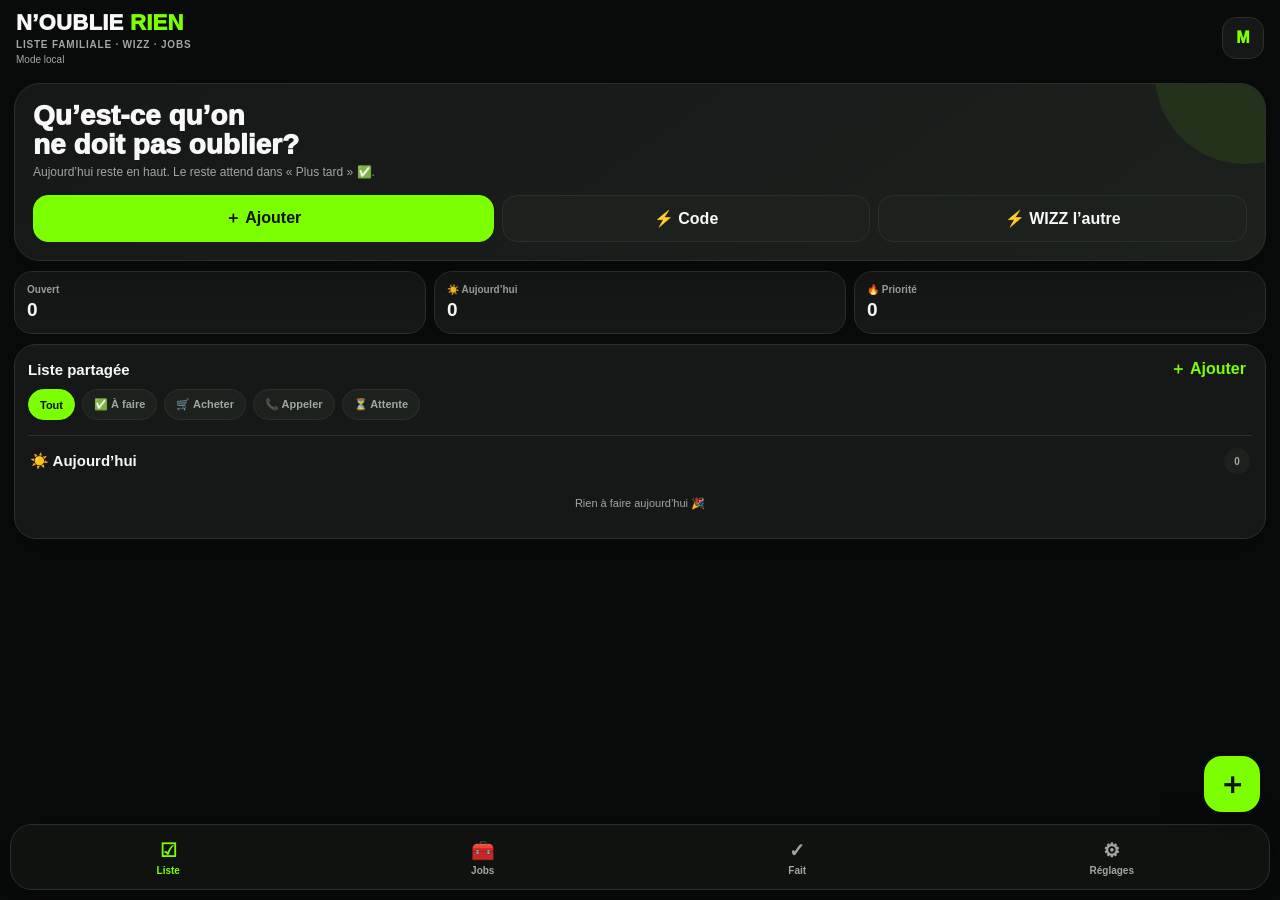
<file: index.html>
<!doctype html>
<html lang="fr">
<head>
  <meta charset="utf-8">
  <meta name="viewport" content="width=device-width,initial-scale=1,viewport-fit=cover">
  <meta name="theme-color" content="#090b0a">
  <meta name="apple-mobile-web-app-capable" content="yes">
  <meta name="apple-mobile-web-app-status-bar-style" content="black-translucent">
  <title>N’OUBLIE RIEN</title>
  <link rel="manifest" href="manifest.webmanifest">
  <link rel="apple-touch-icon" href="icon-192.png">
  <link rel="stylesheet" href="styles.css">
  <script src="https://cdn.onesignal.com/sdks/web/v16/OneSignalSDK.page.js" defer></script>
</head>
<body>
  <div id="app"></div>
  <div id="toast" class="toast hidden"></div>
  <div id="modalBackdrop" class="modalBackdrop hidden"><div id="modal" class="modal"></div></div>
  <script src="app.js"></script>
</body>
</html>
</file>
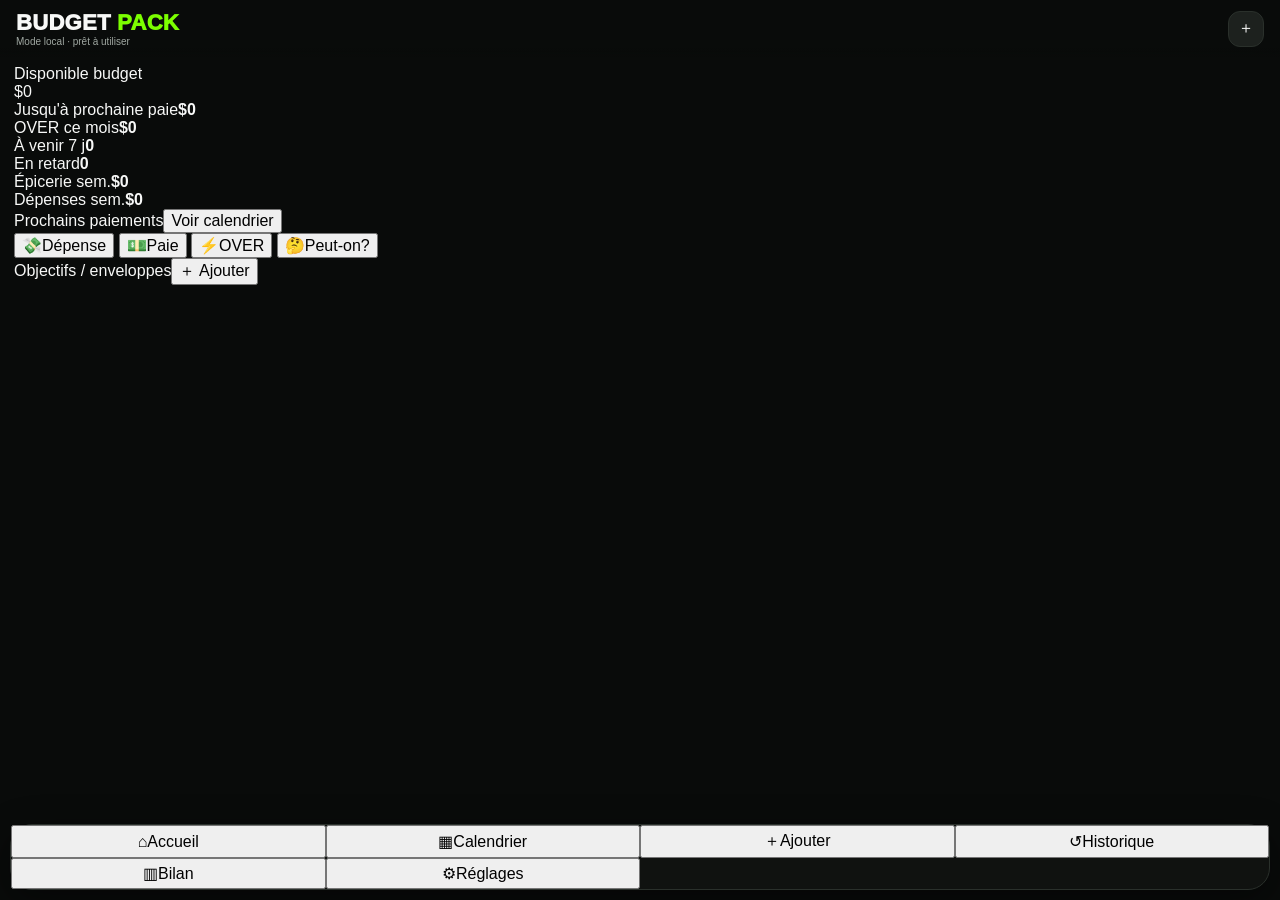
<file:     index.html>
<!doctype html>
<html lang="fr">
<head>
  <meta charset="utf-8">
  <meta name="viewport" content="width=device-width,initial-scale=1,viewport-fit=cover">
  <meta name="theme-color" content="#090b0a">
  <title>BUDGET PACK</title>
  <link rel="manifest" href="manifest.webmanifest">
  <link rel="apple-touch-icon" href="icon-192.png">
  <link rel="stylesheet" href="styles.css">
  <script src="https://cdn.onesignal.com/sdks/web/v16/OneSignalSDK.page.js" defer></script>
</head>
<body>
  <header class="topbar">
    <div>
      <div class="brand">BUDGET <span>PACK</span></div>
      <div id="syncLine" class="tiny">Mode local · prêt à utiliser</div>
    </div>
    <button class="iconBtn" id="quickExpenseBtn" aria-label="Ajouter une dépense">＋</button>
  </header>

  <main>
    <section class="page active" id="homePage">
      <div id="overdraftCard"></div>
      <div class="heroCard">
        <div class="muted">Disponible budget</div>
        <div class="heroAmount" id="budgetBalance">$0</div>
        <div class="heroGrid">
          <div><span>Jusqu'à prochaine paie</span><strong id="availableUntilPay">$0</strong></div>
          <div><span>OVER ce mois</span><strong id="overThisMonth">$0</strong></div>
        </div>
      </div>

      <div class="stats4">
        <div class="miniCard"><span>À venir 7 j</span><strong id="bills7">0</strong></div>
        <div class="miniCard dangerSoft"><span>En retard</span><strong id="lateCount">0</strong></div>
        <div class="miniCard"><span>Épicerie sem.</span><strong id="groceryWeek">$0</strong></div>
        <div class="miniCard"><span>Dépenses sem.</span><strong id="spendWeek">$0</strong></div>
      </div>

      <div class="sectionTitle"><span>Prochains paiements</span><button class="linkBtn" data-go="calendarPage">Voir calendrier</button></div>
      <div id="homeBills" class="stack"></div>

      <div class="actionGrid">
        <button class="actionBtn primary" data-add="expense">💸<span>Dépense</span></button>
        <button class="actionBtn" data-add="income">💵<span>Paie</span></button>
        <button class="actionBtn" data-add="over">⚡<span>OVER</span></button>
        <button class="actionBtn" id="affordBtn">🤔<span>Peut-on?</span></button>
      </div>
      <div class="sectionTitle"><span>Objectifs / enveloppes</span><button class="linkBtn" data-add="goal">＋ Ajouter</button></div>
      <div id="homeGoals" class="stack"></div>
    </section>

    <section class="page" id="calendarPage">
      <div class="sectionTitle"><span>Calendrier</span><button class="smallBtn" id="addBillBtn">＋ Facture</button></div>
      <div class="segmented" id="calendarRange">
        <button class="active" data-days="14">14 jours</button>
        <button data-days="31">31 jours</button>
        <button data-days="62">2 mois</button>
      </div>
      <div id="calendarList" class="timeline"></div>
    </section>

    <section class="page" id="addPage">
      <div class="sectionTitle"><span>Ajouter</span></div>
      <div class="bigAddList">
        <button data-add="expense">💸 Ajouter une dépense <b>→</b></button>
        <button data-add="income">💵 Ajouter une paie <b>→</b></button>
        <button data-add="over">⚡ Ajouter de l'OVER <b>→</b></button>
        <button data-add="bill">🧾 Ajouter une facture <b>→</b></button>
        <button data-add="goal">🎯 Ajouter un objectif <b>→</b></button>
      </div>
      <div class="card">
        <h3>Dépenses rapides</h3>
        <div id="quickMerchants" class="chips"></div>
      </div>
    </section>

    <section class="page" id="historyPage">
      <div class="sectionTitle"><span>Historique</span></div>
      <div class="segmented" id="historyFilter">
        <button class="active" data-filter="all">Tout</button>
        <button data-filter="expense">Dépenses</button>
        <button data-filter="income">Paies</button>
        <button data-filter="bill">Factures</button>
      </div>
      <div id="historyList" class="stack"></div>
    </section>

    <section class="page" id="summaryPage">
      <div class="sectionTitle"><span>Bilan mensuel</span></div>
      <div class="monthNav">
        <button id="prevMonth">‹</button><strong id="summaryMonth"></strong><button id="nextMonth">›</button>
      </div>
      <div id="summaryCards" class="summaryGrid"></div>
      <div class="card"><h3>Catégories</h3><div id="categoryBreakdown"></div></div>
      <button class="fullBtn primary" id="shareSummary">🤖 Analyser mon mois avec ChatGPT</button>
      <button class="fullBtn" id="exportBtn">📤 Exporter mes données</button>
    </section>

    <section class="page" id="settingsPage">
      <div class="sectionTitle"><span>Paramètres</span></div>

      <div class="card">
        <h3>Compte budget</h3>
        <label>Solde de départ
  <div style="display:grid;grid-template-columns:1fr 54px;gap:8px;align-items:end">
    <input id="startBalance" inputmode="decimal" type="number" step="0.01">
    <button type="button" class="smallBtn" style="height:44px;margin-top:6px"
      onclick="const i=document.getElementById('startBalance'); i.value=String(-Number(i.value||0)); i.dispatchEvent(new Event('change',{bubbles:true}));">±</button>
  </div>
</label>
        <label>Date du solde<input id="startBalanceDate" type="date"></label>
        <label>Découvert autorisé<input id="overdraftLimit" inputmode="decimal" type="number" step="1"></label>
        <label>Budget épicerie / semaine<input id="groceryBudget" inputmode="decimal" type="number" step="1"></label>
      </div>

      <div class="card">
        <h3>Budgets par catégorie</h3>
        <div id="categoryBudgetList"></div>
        <button id="addCategoryBudgetBtn" class="fullBtn">＋ Ajouter un budget mensuel</button>
      </div>

      <div class="card">
        <h3>Rappels anti-oubli</h3>
        <label class="switchRow"><span>Résumé le dimanche</span><input id="sundayReminder" type="checkbox"></label>
        <label class="switchRow"><span>Rappel la veille</span><input id="dayBeforeReminder" type="checkbox"></label>
        <label class="switchRow"><span>Rappel quotidien si en retard</span><input id="lateReminder" type="checkbox"></label>
        <label>Heure des rappels<input id="reminderHour" type="number" min="0" max="23"></label>
      </div>

      <div class="card">
        <h3>Historique</h3>
        <select id="historyMonths">
          <option value="12">12 mois détaillés</option>
          <option value="24">24 mois détaillés</option>
          <option value="always">Toujours</option>
        </select>
        <p class="muted small">Les mois plus vieux sont archivés en résumé plutôt qu'effacés.</p>
      </div>

      <div class="card">
        <h3>Apparence — personnelle à ce téléphone</h3>
        <div class="themeGrid">
          <button data-theme="beast">🟢 BEAST</button><button data-theme="rose">🌸 Rose</button>
          <button data-theme="violet">💜 Violet</button><button data-theme="blue">🌊 Bleu</button>
          <button data-theme="light">🤍 Clair</button><button data-theme="dark">🌑 Noir</button>
        </div>
        <label>Couleur personnalisée<input id="customAccent" type="color" value="#7CFF00"></label>
      </div>

      <div class="card">
        <h3>Budget partagé iPhone + Samsung</h3>
        <div id="cloudStatus" class="statusBox">Pas encore connecté — l'app fonctionne localement.</div>
        <label>Adresse du serveur gratuit Cloudflare<input id="apiUrl" placeholder="https://budget-pack-api....workers.dev"></label>
        <label>Ton prénom / nom affiché<input id="memberName" placeholder="Francis"></label>
        <div class="twoBtns">
          <button id="createFamilyBtn" class="fullBtn primary">Créer notre budget partagé</button>
          <button id="leaveCloudBtn" class="fullBtn">Déconnecter ce téléphone</button>
        </div>
        <label>Code pour rejoindre<input id="joinCode" maxlength="8" placeholder="ABC123"></label>
        <button id="joinFamilyBtn" class="fullBtn">Rejoindre le budget</button>
      </div>

      <div class="card">
        <h3>Notifications</h3>
        <label>OneSignal App ID<input id="oneSignalAppId" placeholder="xxxxxxxx-xxxx-xxxx-xxxx-xxxxxxxxxxxx"></label>
        <button id="enablePushBtn" class="fullBtn primary">🔔 Activer les notifications</button>
        <p class="muted small">Sur iPhone, l'app doit être ajoutée à l'écran d'accueil pour recevoir le Web Push.</p>
      </div>

      <div class="card">
        <h3>Gestion</h3>
        <button id="seedBtn" class="fullBtn">Remettre les factures de départ</button>
        <button id="importBtn" class="fullBtn">📥 Importer une sauvegarde</button>
        <input id="importFile" type="file" accept="application/json" hidden>
      </div>
    </section>
  </main>

  <nav class="bottomNav">
    <button class="active" data-page="homePage">⌂<span>Accueil</span></button>
    <button data-page="calendarPage">▦<span>Calendrier</span></button>
    <button data-page="addPage" class="navAdd">＋<span>Ajouter</span></button>
    <button data-page="historyPage">↺<span>Historique</span></button>
    <button data-page="summaryPage">▥<span>Bilan</span></button>
    <button data-page="settingsPage">⚙<span>Réglages</span></button>
  </nav>

  <div class="modalBackdrop hidden" id="modalBackdrop">
    <div class="modal" id="modal"></div>
  </div>
  <div id="toast" class="toast hidden"></div>

  <script src="app.js"></script>
</body>
</html>
</file>
<file: styles.css>
:root{
  --bg:#090b0a;--card:#151816;--card2:#1d211e;--text:#f7f8f7;--muted:#9fa7a1;--line:#2a302b;
  --accent:#7CFF00;--accentText:#081000;--danger:#ff6b6b;--warn:#ffcc66;--blue:#5bb8ff;
  --shadow:0 14px 40px rgba(0,0,0,.26)
}
*{box-sizing:border-box}html{background:var(--bg)}body{margin:0;background:var(--bg);color:var(--text);font-family:-apple-system,BlinkMacSystemFont,"Segoe UI",Roboto,Arial,sans-serif;padding-bottom:98px;min-height:100vh}
button,input,textarea,select{font:inherit}.hidden{display:none!important}
.topbar{position:sticky;top:0;z-index:20;padding:calc(10px + env(safe-area-inset-top)) 16px 10px;background:linear-gradient(180deg,var(--bg) 82%,rgba(9,11,10,.84));backdrop-filter:blur(16px);display:flex;justify-content:space-between;align-items:center;gap:12px}
.brand{font-weight:1000;font-size:22px;letter-spacing:.3px}.brand span{color:var(--accent)}.subbrand{font-size:10px;font-weight:900;color:var(--muted);letter-spacing:.8px;text-transform:uppercase;margin-top:3px}.sync{font-size:10px;color:var(--muted);margin-top:4px}.sync.ok{color:var(--accent)}.sync.bad{color:var(--danger)}
.avatar{width:42px;height:42px;border-radius:14px;border:1px solid var(--line);background:var(--card);display:grid;place-items:center;font-weight:1000;color:var(--accent)}
main{padding:8px 14px 22px}.page{display:none}.page.active{display:block}.stack{display:flex;flex-direction:column;gap:10px}
.hero{border:1px solid var(--line);border-radius:26px;padding:18px;background:linear-gradient(145deg,var(--card),var(--card2));box-shadow:var(--shadow);overflow:hidden;position:relative}.hero:after{content:"";position:absolute;right:-70px;top:-100px;width:180px;height:180px;border-radius:50%;background:var(--accent);opacity:.08}.heroTitle{font-size:28px;font-weight:1000;line-height:1.02}.heroSub{color:var(--muted);font-size:12px;margin-top:6px}.heroButtons{display:grid;grid-template-columns:1.25fr 1fr 1fr;gap:8px;margin-top:16px;position:relative;z-index:1}
.btn{border:1px solid var(--line);background:var(--card2);color:var(--text);border-radius:15px;padding:12px 10px;font-weight:900}.btn.primary{background:var(--accent);color:var(--accentText);border-color:var(--accent)}.btn.danger{color:var(--danger);border-color:rgba(255,107,107,.35)}.btn.small{padding:8px 10px;border-radius:12px;font-size:12px}.btn.ghost{background:transparent}.btn:active{transform:scale(.98)}
.stats{display:grid;grid-template-columns:repeat(3,1fr);gap:8px;margin:10px 0}.stat{border:1px solid var(--line);background:var(--card);border-radius:18px;padding:12px;min-width:0}.stat span{display:block;color:var(--muted);font-size:10px;font-weight:800}.stat strong{display:block;font-size:19px;margin-top:4px;white-space:nowrap;overflow:hidden;text-overflow:ellipsis}
.section{border:1px solid var(--line);border-radius:22px;padding:13px;background:var(--card);box-shadow:var(--shadow);margin-top:10px}.sectionHead{display:flex;align-items:center;justify-content:space-between;gap:10px;margin-bottom:8px}.sectionHead strong{font-size:15px}.sectionHead button{border:0;background:none;color:var(--accent);font-weight:900}.sectionHint{color:var(--muted);font-size:11px;margin-top:-3px;margin-bottom:9px}
.chips{display:flex;gap:7px;overflow:auto;padding-bottom:2px;margin:8px 0 10px}.chip{white-space:nowrap;border:1px solid var(--line);background:var(--card2);color:var(--muted);border-radius:999px;padding:8px 11px;font-weight:900;font-size:11px}.chip.active{background:var(--accent);color:var(--accentText);border-color:var(--accent)}
.task{display:flex;gap:10px;align-items:flex-start;padding:12px 2px;border-top:1px solid var(--line)}.task:first-child{border-top:0}.taskIcon{width:40px;height:40px;border-radius:13px;background:var(--card2);display:grid;place-items:center;font-size:19px;flex:0 0 auto}.taskMain{min-width:0;flex:1}.taskTitle{font-weight:950;line-height:1.2}.taskMeta{font-size:11px;color:var(--muted);margin-top:3px}.taskNote{font-size:12px;color:#d8ddd9;margin-top:6px;line-height:1.35}.taskHot{color:var(--warn);font-weight:900}.taskDone{opacity:.58}.taskDone .taskTitle{text-decoration:line-through}.actions{display:flex;gap:6px;flex:0 0 auto}.iconBtn{width:36px;height:36px;border:1px solid var(--line);border-radius:12px;background:var(--card2);color:var(--text);display:grid;place-items:center;font-size:16px}.iconBtn.wizz{color:var(--warn)}.iconBtn.done{color:var(--accent)}
.empty{padding:22px 10px;text-align:center;color:var(--muted);font-size:12px}
.job{border:1px solid var(--line);border-radius:20px;background:var(--card);padding:13px;margin-top:10px}.jobTop{display:flex;gap:10px;align-items:flex-start}.jobTitle{font-size:17px;font-weight:1000}.jobMeta{font-size:11px;color:var(--muted);margin-top:3px}.progress{height:7px;background:var(--card2);border-radius:999px;overflow:hidden;margin:10px 0}.progress i{display:block;height:100%;background:var(--accent);width:0}.jobItems{display:flex;flex-direction:column;gap:3px}.jobItem{display:flex;align-items:center;gap:9px;border-top:1px solid var(--line);padding:10px 2px}.jobItem:first-child{border-top:0}.jobItem input{width:20px;height:20px;accent-color:var(--accent)}.jobItem.done span{text-decoration:line-through;color:var(--muted)}.jobItem span{flex:1;font-size:13px}.jobFoot{display:flex;gap:7px;flex-wrap:wrap;margin-top:10px}
.badge{display:inline-flex;align-items:center;gap:5px;border-radius:999px;padding:5px 8px;background:var(--card2);font-size:10px;font-weight:900;color:var(--muted)}.badge.hot{color:var(--warn)}.badge.mine{color:var(--blue)}
.bottomNav{position:fixed;z-index:30;left:10px;right:10px;bottom:calc(10px + env(safe-area-inset-bottom));height:66px;border:1px solid var(--line);border-radius:22px;background:rgba(17,20,18,.94);backdrop-filter:blur(18px);display:grid;grid-template-columns:repeat(4,1fr);box-shadow:0 10px 36px rgba(0,0,0,.45)}.navBtn{border:0;background:none;color:var(--muted);display:flex;flex-direction:column;align-items:center;justify-content:center;gap:3px;font-weight:850;font-size:10px}.navBtn b{font-size:19px}.navBtn.active{color:var(--accent)}
.fab{position:fixed;z-index:31;right:20px;bottom:calc(88px + env(safe-area-inset-bottom));width:56px;height:56px;border:0;border-radius:18px;background:var(--accent);color:var(--accentText);font-size:30px;font-weight:900;box-shadow:var(--shadow)}
.modalBackdrop{position:fixed;z-index:100;inset:0;background:rgba(0,0,0,.65);display:flex;align-items:flex-end;justify-content:center}.modal{width:min(720px,100%);max-height:88vh;overflow:auto;background:var(--bg);border:1px solid var(--line);border-radius:26px 26px 0 0;padding:16px 16px calc(18px + env(safe-area-inset-bottom));box-shadow:0 -10px 40px rgba(0,0,0,.4)}.modalHead{display:flex;align-items:center;justify-content:space-between;gap:10px;margin-bottom:12px}.modalHead h2{font-size:20px;margin:0}.close{width:36px;height:36px;border-radius:12px;border:1px solid var(--line);background:var(--card);color:var(--text)}
label{display:block;font-size:11px;color:var(--muted);font-weight:850;margin:10px 0 5px}input,textarea,select{width:100%;border:1px solid var(--line);background:var(--card);color:var(--text);border-radius:14px;padding:12px;outline:none}textarea{resize:vertical;min-height:84px}.formGrid{display:grid;grid-template-columns:1fr 1fr;gap:9px}.full{width:100%}.modalActions{display:grid;grid-template-columns:1fr 1fr;gap:8px;margin-top:12px}.codeBox{font-family:ui-monospace,SFMono-Regular,Menlo,monospace;font-size:11px;line-height:1.45;background:#0d100e;border:1px solid var(--line);border-radius:14px;padding:11px;overflow:auto;color:#dfe9e2}.tiny{font-size:10px;color:var(--muted)}.settingsCard{border:1px solid var(--line);background:var(--card);border-radius:20px;padding:14px;margin-top:10px}.settingsCard h3{margin:0 0 8px;font-size:15px}.two{display:grid;grid-template-columns:1fr 1fr;gap:8px}.memberRow{display:flex;justify-content:space-between;align-items:center;padding:9px 0;border-top:1px solid var(--line)}.memberRow:first-child{border-top:0}
.toast{position:fixed;z-index:200;left:50%;transform:translateX(-50%);bottom:calc(90px + env(safe-area-inset-bottom));background:#f2f4f2;color:#101310;padding:11px 14px;border-radius:13px;font-size:12px;font-weight:900;box-shadow:var(--shadow);max-width:88%;text-align:center}
@media(max-width:420px){.heroButtons{grid-template-columns:1.15fr 1fr}.heroButtons .wide{grid-column:span 2}.formGrid,.two{grid-template-columns:1fr}.actions{gap:4px}.iconBtn{width:34px;height:34px}}
</file>
